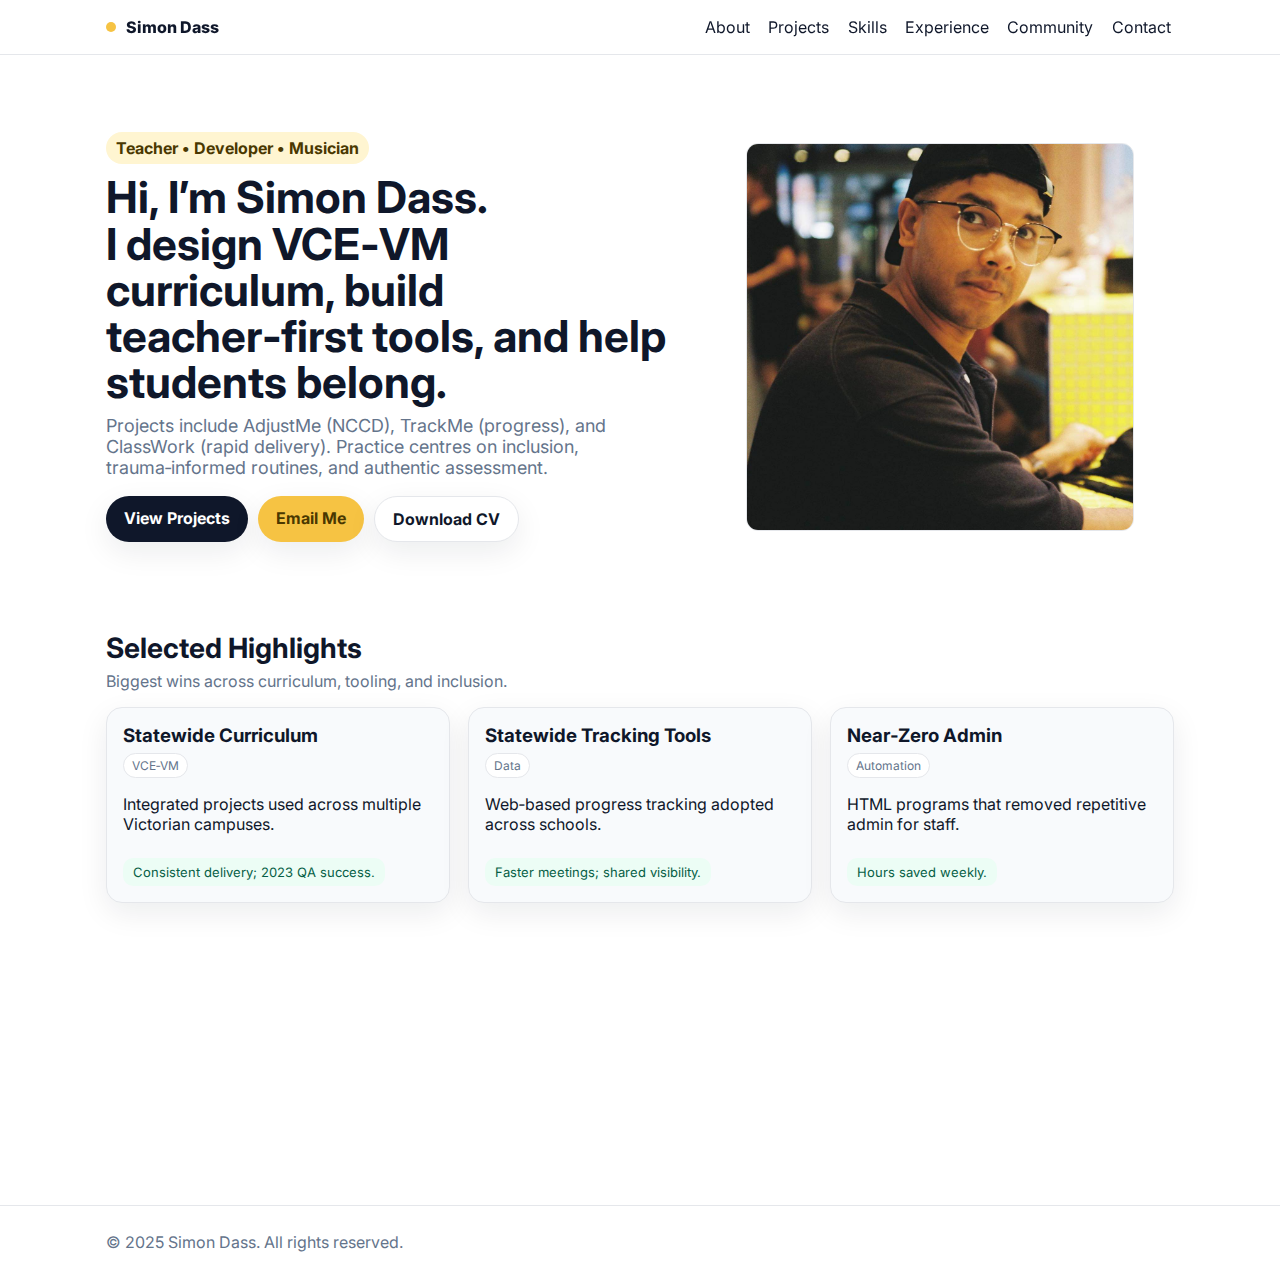
<file: index.html>
<!DOCTYPE html>
<html lang="en"><head>
<meta charset="UTF-8"><meta name="viewport" content="width=device-width, initial-scale=1.0">
<title>Simon Dass — Portfolio</title>
<link rel="icon" href="assets/favicon.ico">
<link rel="apple-touch-icon" href="assets/favicon-180.png">
<link href="https://fonts.googleapis.com/css2?family=Inter:wght@400;600;800&display=swap" rel="stylesheet">
<link rel="stylesheet" href="style.css"><script defer src="script.js"></script>
</head><body>

<header class="site">
  <div class="container">
    <div class="nav">
      <div class="brand"><span class="dot"></span><a href="index.html">Simon Dass</a></div>
      <div class="links">
        <a href="about.html">About</a>
        <a href="projects.html">Projects</a>
        <a href="skills.html">Skills</a>
        <a href="experience.html">Experience</a>
        <a href="community.html">Community</a>
        <a href="contact.html">Contact</a>
      </div>
    </div>
  </div>
</header>

<section class="hero">
  <div class="container">
    <div class="wrap">
      <div class="reveal">
        <span class="kicker">Teacher • Developer • Musician</span>
        <h1>Hi, I’m Simon Dass.<br>I design VCE‑VM curriculum, build teacher‑first tools, and help students belong.</h1>
        <p class="lead">Projects include AdjustMe (NCCD), TrackMe (progress), and ClassWork (rapid delivery). Practice centres on inclusion, trauma‑informed routines, and authentic assessment.</p>
        <div style="display:flex;gap:10px;flex-wrap:wrap">
          <a class="btn dark" href="projects.html">View Projects</a>
          <a class="btn light" href="contact.html">Email Me</a>
          <a class="btn ghost" href="assets/Simon_Dass_CV.pdf" download>Download CV</a>
        </div>
      </div>
      <figure class="thumb reveal"><img src="assets/portrait.png" alt="Portrait"></figure>
    </div>
  </div>
</section>

<section class="section">
  <div class="container">
    <h2 class="reveal">Selected Highlights</h2>
    <p class="sub reveal">Biggest wins across curriculum, tooling, and inclusion.</p>
    <div class="grid three">
      <div class="card reveal clickable" role="button" tabindex="0" data-modal="hi-curriculum"><h3>Statewide Curriculum</h3><span class="badge">VCE‑VM</span><p>Integrated projects used across multiple Victorian campuses.</p><div class="impact">Consistent delivery; 2023 QA success.</div></div>
      <div class="card reveal clickable" role="button" tabindex="0" data-modal="hi-tracking"><h3>Statewide Tracking Tools</h3><span class="badge">Data</span><p>Web‑based progress tracking adopted across schools.</p><div class="impact">Faster meetings; shared visibility.</div></div>
      <div class="card reveal clickable" role="button" tabindex="0" data-modal="hi-admin"><h3>Near‑Zero Admin</h3><span class="badge">Automation</span><p>HTML programs that removed repetitive admin for staff.</p><div class="impact">Hours saved weekly.</div></div>
      <div class="card reveal clickable" role="button" tabindex="0" data-modal="hi-inclusion"><h3>Inclusion with Complex Cohorts</h3><span class="badge">Youth Justice</span><p>Taught mixed cohorts including youth justice and high‑anxiety students.</p><div class="impact">Attendance 3/10 → 7/10 days/fortnight.</div></div>
      <div class="card reveal clickable" role="button" tabindex="0" data-modal="hi-diverse"><h3>Diverse Learning Needs</h3><span class="badge">Differentiation</span><p>Flexible assessment and scaffolded tasks.</p><div class="impact">Higher completion; clearer criteria.</div></div>
      <div class="card reveal clickable" role="button" tabindex="0" data-modal="hi-nccd"><h3>NCCD Evidence Tools</h3><span class="badge">Compliance</span><p>Tools that support adjustment documentation.</p><div class="impact">Consistent records; reduced admin.</div></div>
    </div>
  </div>
</section>

<!-- Highlight Modals -->
<div class="modal-backdrop" id="hi-curriculum"><div class="modal">
  <button class="close" data-close="hi-curriculum">×</button>
  <h3>Statewide Curriculum</h3>
  <p><strong>Problem:</strong> Inconsistent delivery and assessment across campuses.</p>
  <p><strong>What I did:</strong> Designed integrated VCE‑VM projects (Units 1–4) with scaffolded rubrics and flexible evidence options.</p>
  <p><strong>Impact:</strong> Consistent statewide delivery; 2023 QA success; clearer moderation and student pathways.</p>
</div></div>
<div class="modal-backdrop" id="hi-tracking"><div class="modal">
  <button class="close" data-close="hi-tracking">×</button>
  <h3>Statewide Tracking Tools</h3>
  <p><strong>Problem:</strong> Progress data scattered across spreadsheets and emails.</p>
  <p><strong>What I did:</strong> Built a simple web-based logging tool with shared views for staff.</p>
  <p><strong>Impact:</strong> Faster meetings, shared visibility, and fewer reporting errors.</p>
</div></div>
<div class="modal-backdrop" id="hi-admin"><div class="modal">
  <button class="close" data-close="hi-admin">×</button>
  <h3>Near‑Zero Admin</h3>
  <p><strong>Problem:</strong> Teachers losing hours to repetitive documentation.</p>
  <p><strong>What I did:</strong> Created HTML utilities that automate common evidence/comments.</p>
  <p><strong>Impact:</strong> Hours saved weekly; teachers focused more on teaching.</p>
</div></div>
<div class="modal-backdrop" id="hi-inclusion"><div class="modal">
  <button class="close" data-close="hi-inclusion">×</button>
  <h3>Inclusion with Complex Cohorts</h3>
  <p><strong>Problem:</strong> Mixed cohort of youth justice students and high‑anxiety learners in one class.</p>
  <p><strong>What I did:</strong> Implemented predictable routines, calm corners, tiered tasks, and restorative follow‑ups.</p>
  <p><strong>Impact:</strong> Attendance rose from 3/10 to 7/10 days per fortnight; improved task initiation and completion.</p>
</div></div>
<div class="modal-backdrop" id="hi-diverse"><div class="modal">
  <button class="close" data-close="hi-diverse">×</button>
  <h3>Diverse Learning Needs</h3>
  <p><strong>Problem:</strong> Uniform assessments disadvantaging students with diverse needs.</p>
  <p><strong>What I did:</strong> Shifted to scaffolded, flexible assessment with multiple modalities.</p>
  <p><strong>Impact:</strong> Higher completion rates; clearer success criteria; better engagement.</p>
</div></div>
<div class="modal-backdrop" id="hi-nccd"><div class="modal">
  <button class="close" data-close="hi-nccd">×</button>
  <h3>NCCD Evidence Tools</h3>
  <p><strong>Problem:</strong> NCCD evidence writing was time‑consuming and inconsistent.</p>
  <p><strong>What I did:</strong> Built tools that generate and standardise adjustment commentary.</p>
  <p><strong>Impact:</strong> Reduced admin and stronger, more consistent documentation.</p>
</div></div>

<footer class="site">
  <div class="container">© 2025 Simon Dass. All rights reserved.</div></footer>

</body></html>
</file>
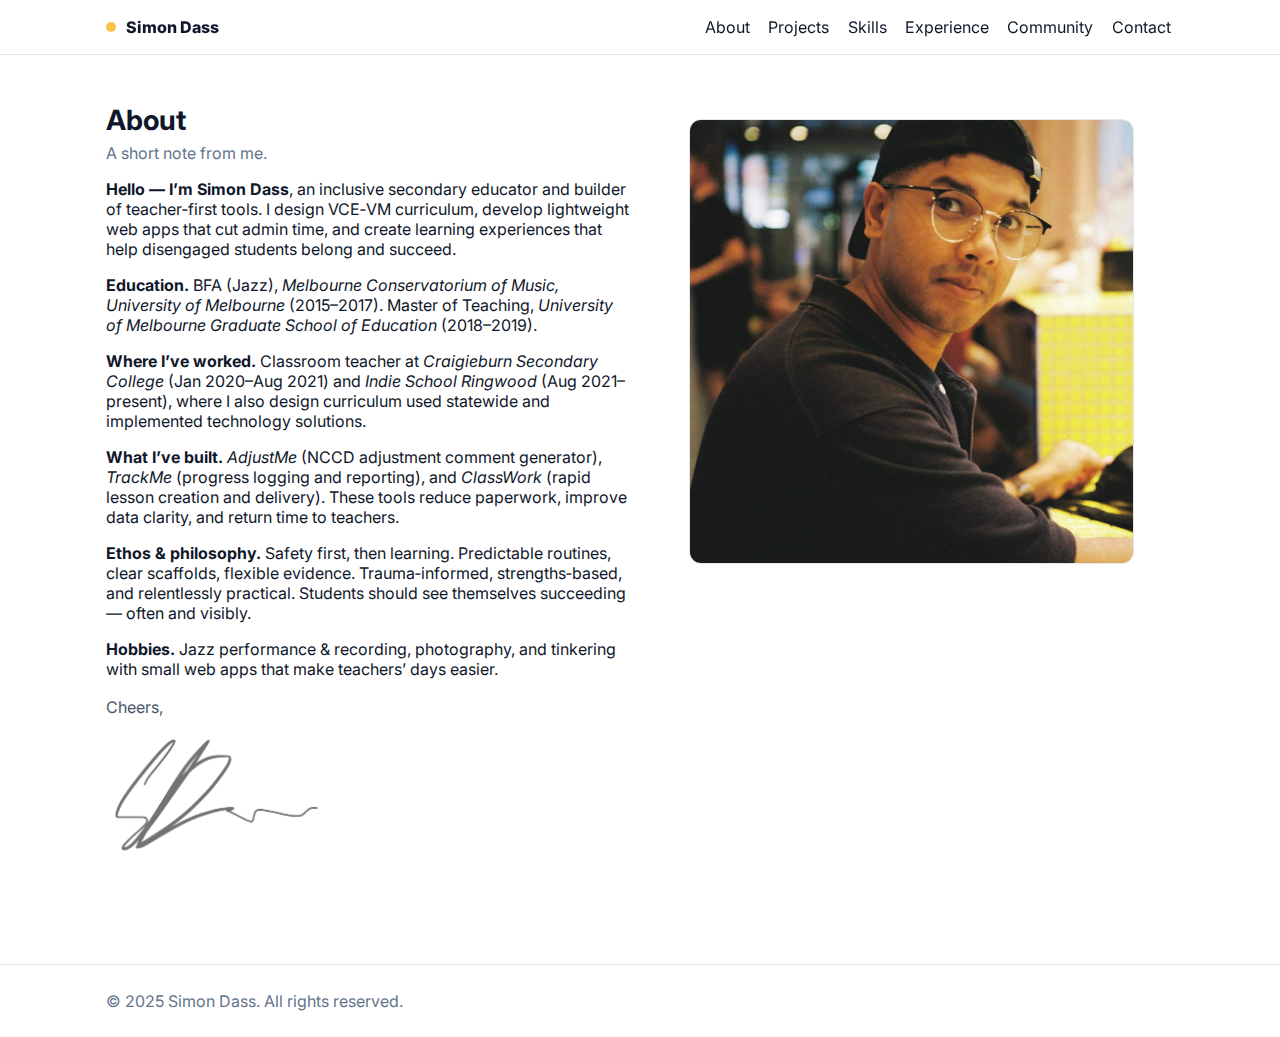
<file: about.html>
<!DOCTYPE html>
<html lang="en"><head>
<meta charset="UTF-8"><meta name="viewport" content="width=device-width, initial-scale=1.0">
<title>About — Simon Dass</title>
<link rel="icon" href="assets/favicon.ico">
<link rel="apple-touch-icon" href="assets/favicon-180.png">
<link href="https://fonts.googleapis.com/css2?family=Inter:wght@400;600;800&display=swap" rel="stylesheet">
<link rel="stylesheet" href="style.css"><script defer src="script.js"></script>
</head><body>

<header class="site">
  <div class="container">
    <div class="nav">
      <div class="brand"><span class="dot"></span><a href="index.html">Simon Dass</a></div>
      <div class="links">
        <a href="about.html">About</a>
        <a href="projects.html">Projects</a>
        <a href="skills.html">Skills</a>
        <a href="experience.html">Experience</a>
        <a href="community.html">Community</a>
        <a href="contact.html">Contact</a>
      </div>
    </div>
  </div>
</header>

<section class="section"><div class="container">
  <div class="grid two">
    <div class="reveal">
      <h2>About</h2>
      <p class="sub">A short note from me.</p>

      <p><strong>Hello — I’m Simon Dass</strong>, an inclusive secondary educator and builder of teacher‑first tools. I design VCE‑VM curriculum, develop lightweight web apps that cut admin time, and create learning experiences that help disengaged students belong and succeed.</p>

      <p><strong>Education.</strong> BFA (Jazz), <em>Melbourne Conservatorium of Music, University of Melbourne</em> (2015–2017). Master of Teaching, <em>University of Melbourne Graduate School of Education</em> (2018–2019).</p>

      <p><strong>Where I’ve worked.</strong> Classroom teacher at <em>Craigieburn Secondary College</em> (Jan 2020–Aug 2021) and <em>Indie School Ringwood</em> (Aug 2021–present), where I also design curriculum used statewide and implemented technology solutions.</p>

      <p><strong>What I’ve built.</strong> <em>AdjustMe</em> (NCCD adjustment comment generator), <em>TrackMe</em> (progress logging and reporting), and <em>ClassWork</em> (rapid lesson creation and delivery). These tools reduce paperwork, improve data clarity, and return time to teachers.</p>

      <p><strong>Ethos & philosophy.</strong> Safety first, then learning. Predictable routines, clear scaffolds, flexible evidence. Trauma‑informed, strengths‑based, and relentlessly practical. Students should see themselves succeeding — often and visibly.</p>

      <p><strong>Hobbies.</strong> Jazz performance & recording, photography, and tinkering with small web apps that make teachers’ days easier.</p>

      <p style="margin-top:18px; text-align:left; color:#475569">Cheers,</p>
      <img class="sig-about" src="assets/signature.png" alt="Signature" style="margin-left:0">
      <p style="text-align:left; margin-top:6px"></p>
</div>
    <figure class="thumb reveal"><img src="assets/portrait.png" alt="Portrait"></figure>
  </div>
</div></section>

<footer class="site">
  <div class="container">© 2025 Simon Dass. All rights reserved.</div></footer>

</body></html>
</file>
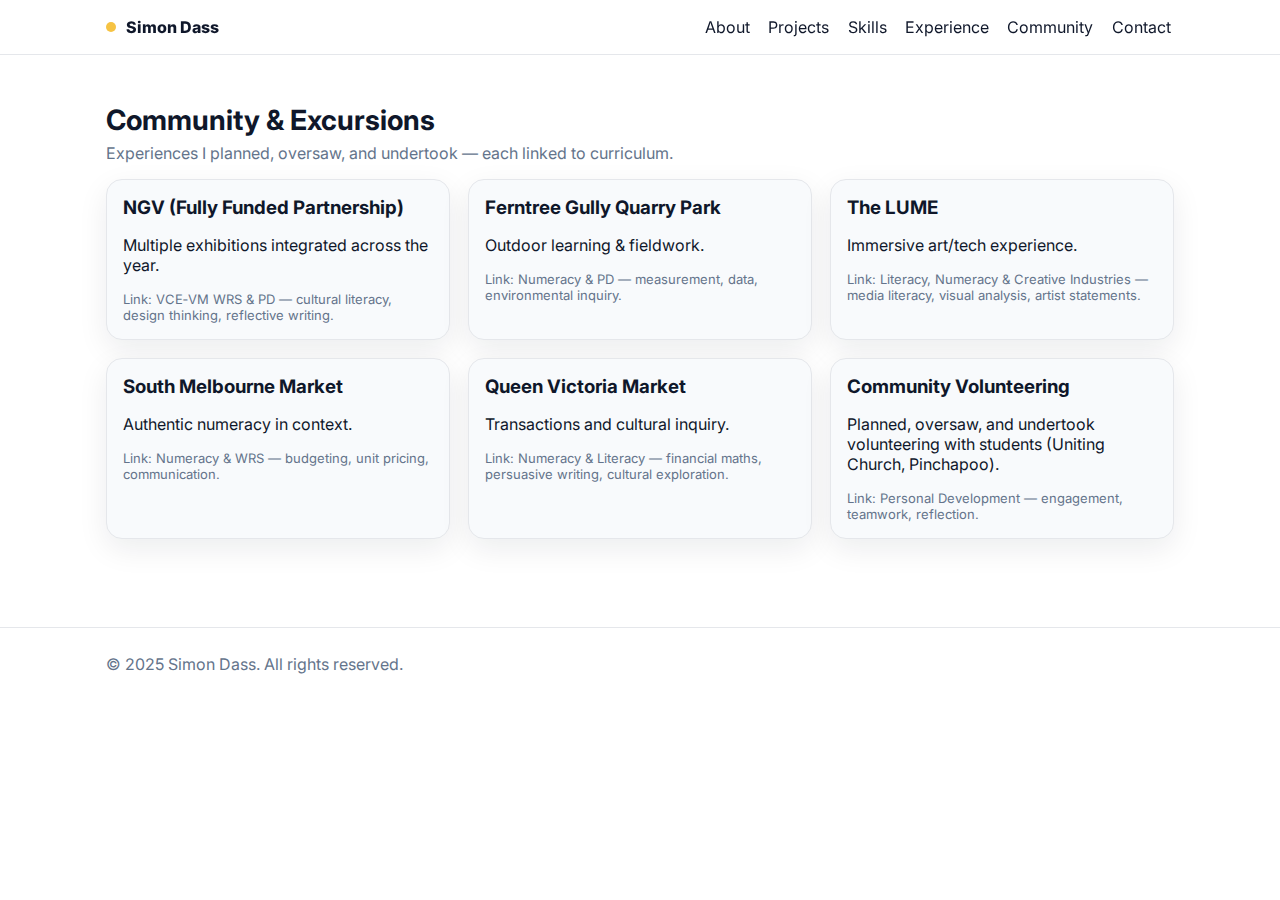
<file: community.html>
<!DOCTYPE html>
<html lang="en"><head>
<meta charset="UTF-8"><meta name="viewport" content="width=device-width, initial-scale=1.0">
<title>Community — Simon Dass</title>
<link rel="icon" href="assets/favicon.ico">
<link rel="apple-touch-icon" href="assets/favicon-180.png">
<link href="https://fonts.googleapis.com/css2?family=Inter:wght@400;600;800&display=swap" rel="stylesheet">
<link rel="stylesheet" href="style.css"><script defer src="script.js"></script>
</head><body>

<header class="site">
  <div class="container">
    <div class="nav">
      <div class="brand"><span class="dot"></span><a href="index.html">Simon Dass</a></div>
      <div class="links">
        <a href="about.html">About</a>
        <a href="projects.html">Projects</a>
        <a href="skills.html">Skills</a>
        <a href="experience.html">Experience</a>
        <a href="community.html">Community</a>
        <a href="contact.html">Contact</a>
      </div>
    </div>
  </div>
</header>

<section class="section"><div class="container">
  <h2 class="reveal">Community & Excursions</h2>
  <p class="sub reveal">Experiences I planned, oversaw, and undertook — each linked to curriculum.</p>
  <div class="grid three">
    <div class="card reveal"><h3>NGV (Fully Funded Partnership)</h3><p>Multiple exhibitions integrated across the year.</p><div class="curriculum">Link: VCE‑VM WRS & PD — cultural literacy, design thinking, reflective writing.</div></div>
    <div class="card reveal"><h3>Ferntree Gully Quarry Park</h3><p>Outdoor learning & fieldwork.</p><div class="curriculum">Link: Numeracy & PD — measurement, data, environmental inquiry.</div></div>
    <div class="card reveal"><h3>The LUME</h3><p>Immersive art/tech experience.</p><div class="curriculum">Link: Literacy, Numeracy & Creative Industries — media literacy, visual analysis, artist statements.</div></div>
    <div class="card reveal"><h3>South Melbourne Market</h3><p>Authentic numeracy in context.</p><div class="curriculum">Link: Numeracy & WRS — budgeting, unit pricing, communication.</div></div>
    <div class="card reveal"><h3>Queen Victoria Market</h3><p>Transactions and cultural inquiry.</p><div class="curriculum">Link: Numeracy & Literacy — financial maths, persuasive writing, cultural exploration.</div></div>
    <div class="card reveal"><h3>Community Volunteering</h3><p>Planned, oversaw, and undertook volunteering with students (Uniting Church, Pinchapoo).</p><div class="curriculum">Link: Personal Development — engagement, teamwork, reflection.</div></div>
  </div>
</div></section>

<footer class="site">
  <div class="container">© 2025 Simon Dass. All rights reserved.</div></footer>

</body></html>
</file>
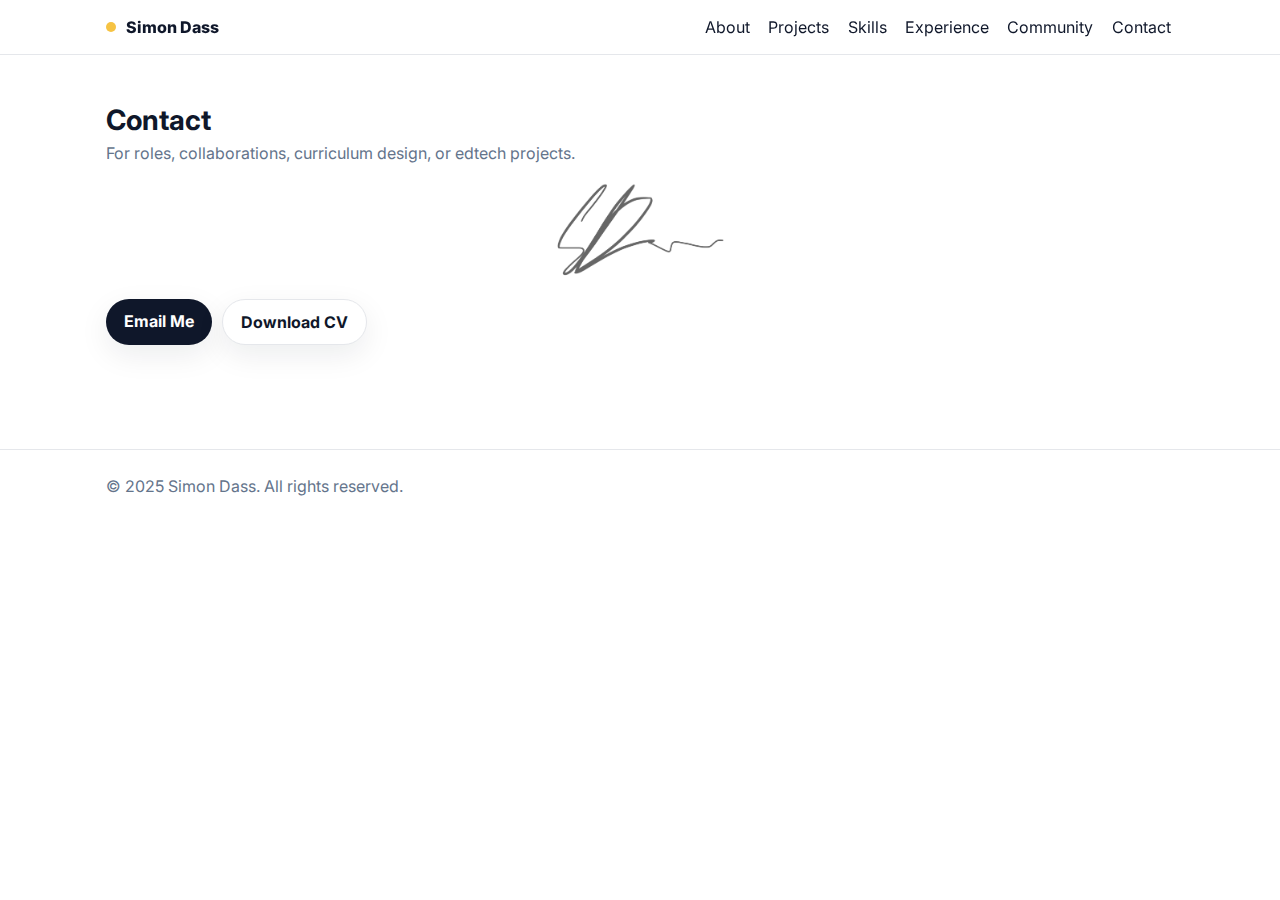
<file: contact.html>
<!DOCTYPE html>
<html lang="en"><head>
<meta charset="UTF-8"><meta name="viewport" content="width=device-width, initial-scale=1.0">
<title>Contact — Simon Dass</title>
<link rel="icon" href="assets/favicon.ico">
<link rel="apple-touch-icon" href="assets/favicon-180.png">
<link href="https://fonts.googleapis.com/css2?family=Inter:wght@400;600;800&display=swap" rel="stylesheet">
<link rel="stylesheet" href="style.css"><script defer src="script.js"></script>
</head><body>

<header class="site">
  <div class="container">
    <div class="nav">
      <div class="brand"><span class="dot"></span><a href="index.html">Simon Dass</a></div>
      <div class="links">
        <a href="about.html">About</a>
        <a href="projects.html">Projects</a>
        <a href="skills.html">Skills</a>
        <a href="experience.html">Experience</a>
        <a href="community.html">Community</a>
        <a href="contact.html">Contact</a>
      </div>
    </div>
  </div>
</header>

<section class="section"><div class="container">
  <h2 class="reveal">Contact</h2>
  <p class="sub reveal">For roles, collaborations, curriculum design, or edtech projects.</p>
  <img class="sig-contact" src="assets/signature.png" alt="Signature">
  <p style="display:flex;gap:10px;flex-wrap:wrap">
    <a class="btn dark" href="javascript:void(0)" onclick="openModal('email-modal')">Email Me</a>
    <a class="btn ghost" href="assets/Simon_Dass_CV.pdf" download>Download CV</a>
  </p>
</div></section>

<!-- Email popout -->
<div class="modal-backdrop" id="email-modal">
  <div class="modal">
    <button class="close" data-close="email-modal">×</button>
    <h3>Get in touch</h3>
    <div class="email-card">
      <div class="email-row">
        <code class="email-code" id="email-value">simon.dass.1996@gmail.com</code>
        <button class="copy-btn" onclick="copyEmail('email-value')">Copy</button>
      </div>
      <div class="copy-note">Click “Copy” to copy my email address. You can then paste it into your mail client.</div>
    </div>
  </div>
</div>

<footer class="site">
  <div class="container">© 2025 Simon Dass. All rights reserved.</div></footer>

</body></html>
</file>
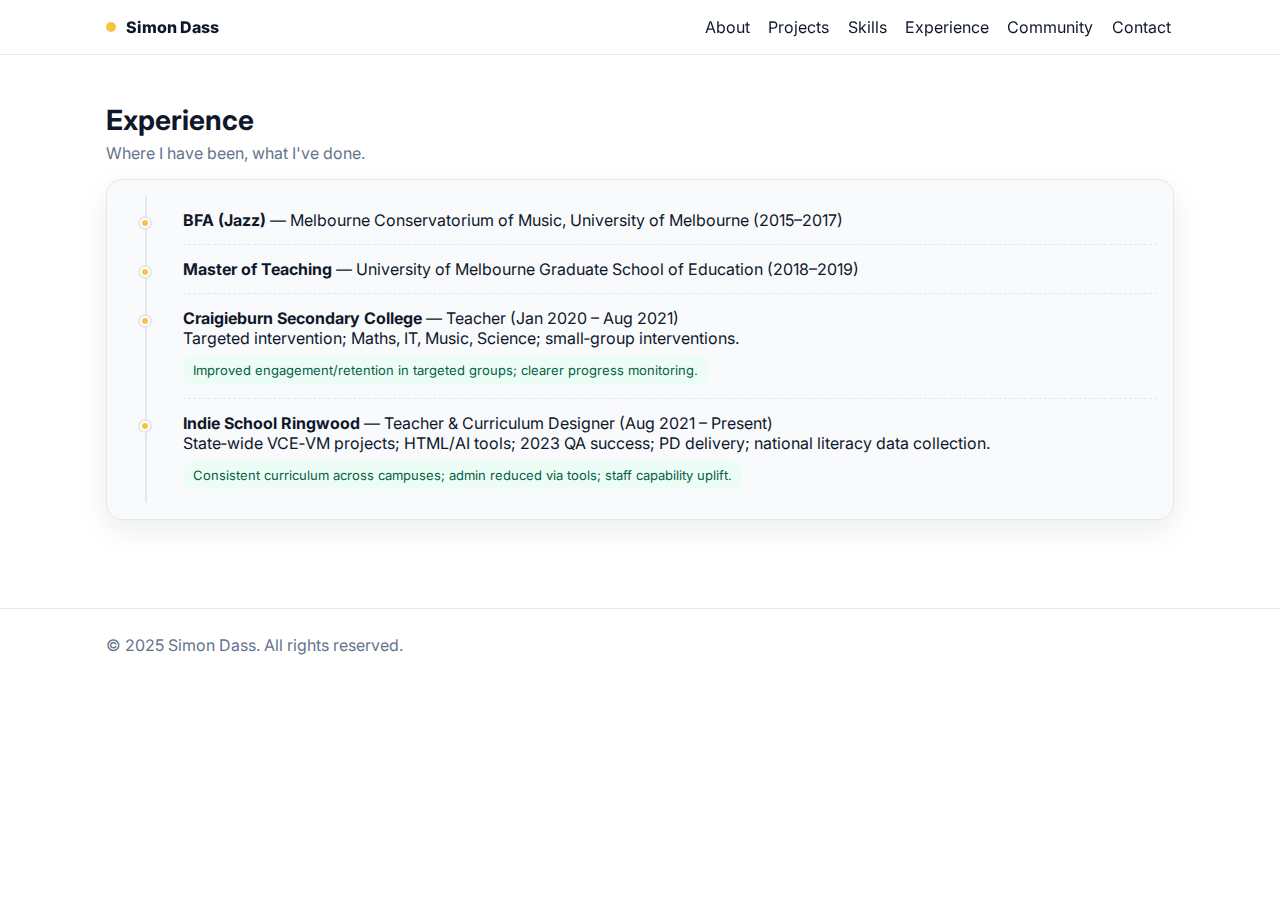
<file: experience.html>
<!DOCTYPE html>
<html lang="en"><head>
<meta charset="UTF-8"><meta name="viewport" content="width=device-width, initial-scale=1.0">
<title>Experience — Simon Dass</title>
<link rel="icon" href="assets/favicon.ico">
<link rel="apple-touch-icon" href="assets/favicon-180.png">
<link href="https://fonts.googleapis.com/css2?family=Inter:wght@400;600;800&display=swap" rel="stylesheet">
<link rel="stylesheet" href="style.css"><script defer src="script.js"></script>
</head><body>

<header class="site">
  <div class="container">
    <div class="nav">
      <div class="brand"><span class="dot"></span><a href="index.html">Simon Dass</a></div>
      <div class="links">
        <a href="about.html">About</a>
        <a href="projects.html">Projects</a>
        <a href="skills.html">Skills</a>
        <a href="experience.html">Experience</a>
        <a href="community.html">Community</a>
        <a href="contact.html">Contact</a>
      </div>
    </div>
  </div>
</header>

<section class="section"><div class="container">
  <h2 class="reveal">Experience</h2>
  <p class="sub reveal">Where I have been, what I've done.</p>
  <div class="card reveal">
    <div class="timeline">
      <div class="rail"><span class="dot"></span></div>
      <div class="entry"><strong>BFA (Jazz)</strong> — Melbourne Conservatorium of Music, University of Melbourne (2015–2017)</div>
      <div class="rail"><span class="dot"></span></div>
      <div class="entry"><strong>Master of Teaching</strong> — University of Melbourne Graduate School of Education (2018–2019)</div>
      <div class="rail"><span class="dot"></span></div>
      <div class="entry"><strong>Craigieburn Secondary College</strong> — Teacher (Jan 2020 – Aug 2021)<br><span>Targeted intervention; Maths, IT, Music, Science; small‑group interventions.</span><div class="impact">Improved engagement/retention in targeted groups; clearer progress monitoring.</div></div>
      <div class="rail"><span class="dot"></span></div>
      <div class="entry"><strong>Indie School Ringwood</strong> — Teacher & Curriculum Designer (Aug 2021 – Present)<br><span>State‑wide VCE‑VM projects; HTML/AI tools; 2023 QA success; PD delivery; national literacy data collection.</span><div class="impact">Consistent curriculum across campuses; admin reduced via tools; staff capability uplift.</div></div>
    </div>
  </div>
</div></section>

<footer class="site">
  <div class="container">© 2025 Simon Dass. All rights reserved.</div></footer>

</body></html>
</file>
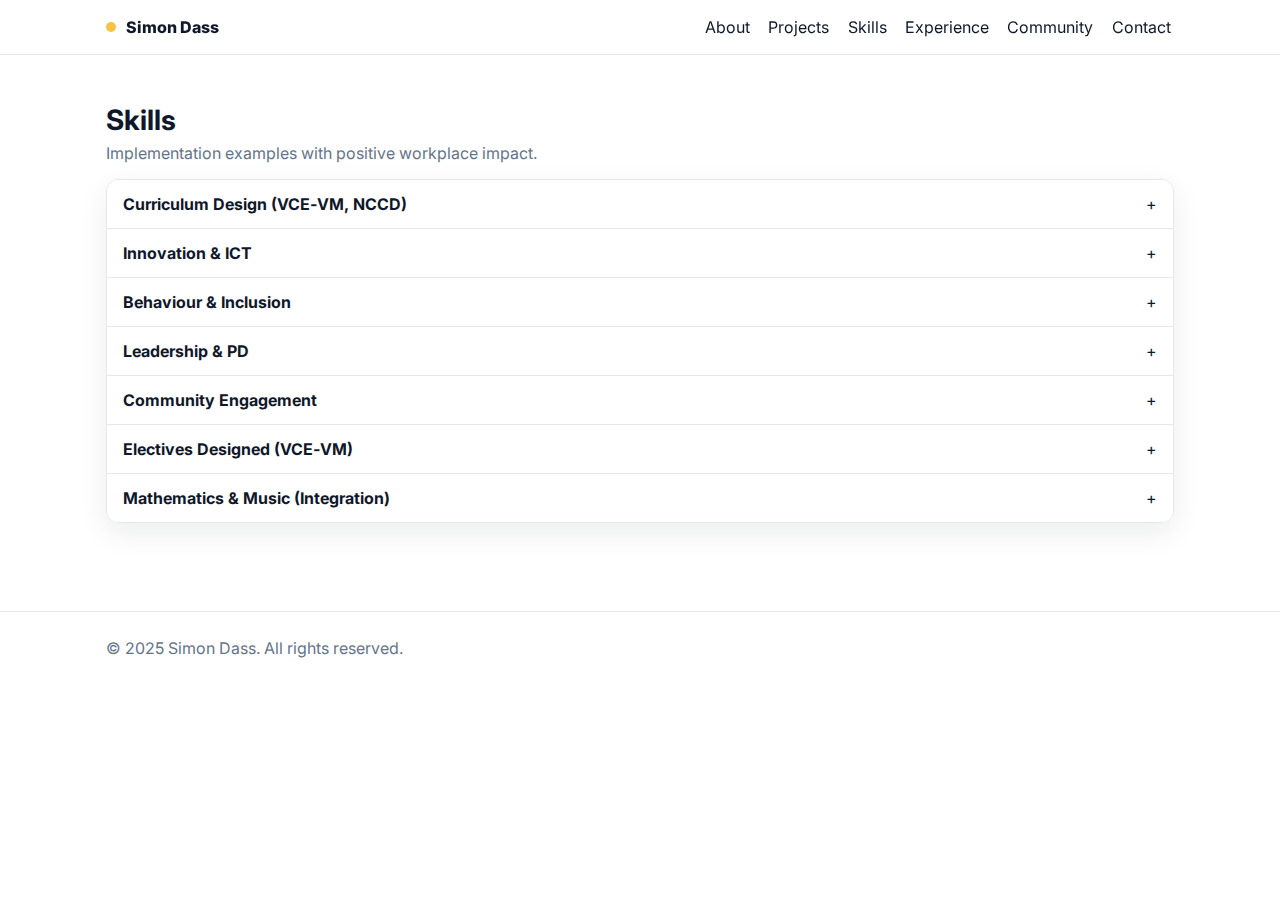
<file: skills.html>
<!DOCTYPE html>
<html lang="en"><head>
<meta charset="UTF-8"><meta name="viewport" content="width=device-width, initial-scale=1.0">
<title>Skills — Simon Dass</title>
<link rel="icon" href="assets/favicon.ico">
<link rel="apple-touch-icon" href="assets/favicon-180.png">
<link href="https://fonts.googleapis.com/css2?family=Inter:wght@400;600;800&display=swap" rel="stylesheet">
<link rel="stylesheet" href="style.css"><script defer src="script.js"></script>
</head><body>

<header class="site">
  <div class="container">
    <div class="nav">
      <div class="brand"><span class="dot"></span><a href="index.html">Simon Dass</a></div>
      <div class="links">
        <a href="about.html">About</a>
        <a href="projects.html">Projects</a>
        <a href="skills.html">Skills</a>
        <a href="experience.html">Experience</a>
        <a href="community.html">Community</a>
        <a href="contact.html">Contact</a>
      </div>
    </div>
  </div>
</header>

<section class="section"><div class="container">
  <h2 class="reveal">Skills</h2>
  <p class="sub reveal">Implementation examples with positive workplace impact.</p>
  <div class="accordion reveal">
    <div class="accordion-item">
      <div class="accordion-header"><h4>Curriculum Design (VCE‑VM, NCCD)</h4><span>+</span></div>
      <div class="accordion-body">
        <ul>
          <li>Designed integrated projects (Units 1–4) used across multiple campuses.</li>
          <li>Co‑created moderation guides and sample annotated student work.</li>
          <li>Built pacing guides and checklists for staff onboarding.</li>
          <li class="impact">Impact: Consistent delivery statewide; 2023 QA success; clearer moderation.</li>
        </ul>
      </div>
    </div>
    <div class="accordion-item">
      <div class="accordion-header"><h4>Innovation & ICT</h4><span>+</span></div>
      <div class="accordion-body">
        <ul>
          <li>Built web tools (AdjustMe, TrackMe, ClassWork) with secure authentication & minimal data.</li>
          <li>Prototyped AI‑assisted scaffolds for lesson planning.</li>
          <li>Implemented simple data dashboards for leadership.</li>
          <li class="impact">Impact: Admin time cut dramatically; faster planning and cleaner data.</li>
        </ul>
      </div>
    </div>
    <div class="accordion-item">
      <div class="accordion-header"><h4>Behaviour & Inclusion</h4><span>+</span></div>
      <div class="accordion-body">
        <ul>
          <li>Set predictable entry routines, visual schedules, and calm spaces.</li>
          <li>Co‑created success plans with students and families.</li>
          <li>Designed tiered tasks and restorative follow‑ups.</li>
          <li class="impact">Impact: Attendance 3/10 → 7/10 days/fortnight; improved task initiation & completion.</li>
        </ul>
      </div>
    </div>
    <div class="accordion-item">
      <div class="accordion-header"><h4>Leadership & PD</h4><span>+</span></div>
      <div class="accordion-body">
        <ul>
          <li>Delivered PD on numeracy integration & trauma‑informed curriculum.</li>
          <li>Facilitated cross‑campus planning sessions.</li>
          <li>Created slide decks and quick reference guides.</li>
          <li class="impact">Impact: Staff capability uplift; common practices across campuses.</li>
        </ul>
      </div>
    </div>
    <div class="accordion-item">
      <div class="accordion-header"><h4>Community Engagement</h4><span>+</span></div>
      <div class="accordion-body">
        <ul>
          <li>Developed and maintained NGV partnership (fully funded excursions).</li>
          <li>Planned volunteering opportunities with local organisations.</li>
          <li>Built market‑based inquiry projects (budgeting, communication).</li>
          <li class="impact">Impact: Higher belonging; authentic, contextualised learning.</li>
        </ul>
      </div>
    </div>
    <div class="accordion-item">
      <div class="accordion-header"><h4>Electives Designed (VCE‑VM)</h4><span>+</span></div>
      <div class="accordion-body">
        <ul>
          <li><strong>3D Design</strong> — modelling, spatial reasoning, product design briefs.</li>
          <li><strong>Car Skills</strong> — maintenance, servicing, budgeting & ownership costs.</li>
          <li><strong>Music</strong> — rhythm/fractions integration, performance, recording.</li>
          <li><strong>Photography</strong> — composition, media literacy, portfolio production.</li>
          <li class="impact">Impact: Hands‑on engagement aligned to VM outcomes.</li>
        </ul>
      </div>
    </div>
    <div class="accordion-item">
      <div class="accordion-header"><h4>Mathematics & Music (Integration)</h4><span>+</span></div>
      <div class="accordion-body">
        <ul>
          <li>Used rhythm to teach fractions/ratios and pattern recognition.</li>
          <li>Ran recording sessions to gather confidence‑building evidence.</li>
          <li>Provided flexible evidence options (written/oral/visual).</li>
          <li class="impact">Impact: Improved numeracy confidence via creative hooks.</li>
        </ul>
      </div>
    </div>
  </div>
</div></section>

<footer class="site">
  <div class="container">© 2025 Simon Dass. All rights reserved.</div></footer>

</body></html>
</file>
<file: style.css>
:root{
  --bg:#ffffff;
  --ink:#0f172a;
  --muted:#64748b;
  --card:#f8fafc;
  --border:#e5e7eb;
  --accent:#f6c343;
  --accent-ink:#4a3800;
  --shadow:0 10px 30px rgba(15,23,42,.08);
}
*{box-sizing:border-box}
html,body{margin:0;background:var(--bg);color:var(--ink);font-family:'Inter',system-ui,-apple-system,Segoe UI,Roboto,Arial,sans-serif}
a{text-decoration:none;color:inherit}
img{max-width:100%;display:block}
.container{max-width:1100px;margin:0 auto;padding:0 16px}

/* Header */
header.site{position:sticky;top:0;z-index:50;background:rgba(255,255,255,.9);backdrop-filter:blur(10px);border-bottom:1px solid var(--border)}
.nav{display:flex;align-items:center;justify-content:space-between;padding:14px 0}
.brand{font-weight:800;display:flex;align-items:center;gap:.6rem}
.brand .dot{width:10px;height:10px;border-radius:999px;background:var(--accent)}
.links{display:flex;gap:12px;align-items:center;flex-wrap:wrap}
.links a{padding:.2rem .2rem;border-radius:6px}

/* Buttons (CTAs) */
.btn{display:inline-block;border:none;outline:none;border-radius:999px;padding:12px 18px;font-weight:700;box-shadow:var(--shadow);transition:transform .08s ease, box-shadow .2s ease}
.btn:focus{outline:2px solid rgba(246,195,67,.5);outline-offset:2px}
.btn:hover{transform:translateY(-1px)}
.btn:active{transform:translateY(0)}
.btn.dark{background:var(--ink);color:#fff}
.btn.light{background:var(--accent);color:var(--accent-ink)}
.btn.ghost{background:#fff;color:var(--ink);border:1px solid var(--border)}

/* Hero */
.hero{padding:72px 0 36px}
.hero .wrap{display:grid;grid-template-columns:1.1fr .9fr;gap:28px;align-items:center}
.hero h1{font-size:44px;line-height:1.05;margin:0 0 10px}
.hero .lead{color:var(--muted);font-size:18px;margin:0 0 18px}
.kicker{display:inline-block;background:#fff5d1;color:var(--accent-ink);padding:6px 10px;border-radius:999px;font-weight:700;margin-bottom:10px}
figure.thumb img{border-radius:12px;border:1px solid var(--border)}

/* Sections */
.section{padding:48px 0}
.section h2{font-size:28px;margin:0 0 6px}
.section .sub{color:var(--muted);margin:0 0 16px}
.grid{display:grid;gap:18px}
.grid.two{grid-template-columns:repeat(auto-fit,minmax(320px,1fr))}
.grid.three{grid-template-columns:repeat(auto-fit,minmax(260px,1fr))}
.card{background:var(--card);border:1px solid var(--border);border-radius:16px;padding:16px;box-shadow:var(--shadow);transition:transform .12s ease, box-shadow .2s ease}
.card h3{margin:0 0 6px}
.card .impact{font-size:13px;color:#065f46;background:#ecfdf5;display:inline-block;padding:6px 10px;border-radius:10px;margin-top:8px}
.card.clickable{cursor:pointer}
.card.clickable:hover{transform:translateY(-2px);box-shadow:0 16px 40px rgba(15,23,42,.12)}
.badge{display:inline-block;padding:4px 8px;background:#fff;border:1px solid var(--border);border-radius:999px;font-size:12px;color:var(--muted);margin-right:6px}
.curriculum{font-size:13px;color:var(--muted);margin-top:6px}

/* Accordion */
.accordion{border:1px solid var(--border);border-radius:12px;overflow:hidden;box-shadow:var(--shadow)}
.accordion-item+.accordion-item{border-top:1px solid var(--border)}
.accordion-header{background:#fff;padding:14px 16px;display:flex;align-items:center;justify-content:space-between;cursor:pointer}
.accordion-header h4{margin:0;font-size:16px}
.accordion-body{display:none;padding:0 16px 16px;background:var(--card)}
.accordion-item.open .accordion-body{display:block}
.accordion-item.open .accordion-header{background:#fffbe6}

/* Timeline (paired grid) */
.timeline{display:grid;grid-template-columns:44px 1fr;column-gap:16px;position:relative}
.timeline::before{content:"";position:absolute;left:22px;top:0;bottom:0;width:2px;background:var(--border)}
.timeline .rail{position:relative;padding:18px 0}
.timeline .dot{position:absolute;left:17px;top:22px;width:10px;height:10px;background:var(--accent);border-radius:50%;border:2px solid #fff;box-shadow:0 0 0 2px var(--border)}
.timeline .entry{padding:14px 0;border-bottom:1px dashed var(--border)}
.timeline .entry:last-child{border-bottom:none}

/* Videos */
.video-mini{width:100%;height:160px;object-fit:cover;border-radius:12px;background:#000;border:1px solid var(--border);cursor:pointer}
.modal-backdrop{position:fixed;inset:0;background:rgba(0,0,0,.5);display:none;align-items:center;justify-content:center;padding:16px;z-index:100;opacity:0;transition:opacity .18s ease}
.modal-backdrop.show{display:flex;opacity:1}
.modal{background:#fff;width:min(900px,96%);border-radius:16px;box-shadow:var(--shadow);padding:16px 16px 20px;position:relative;transform:scale(.96);opacity:0;transition:transform .18s ease, opacity .18s ease}
.modal.show{transform:scale(1);opacity:1}
.modal .close{position:absolute;top:8px;right:10px;border:none;background:#fff;font-size:18px;cursor:pointer}
.modal video{width:100%;border-radius:12px;background:#000;margin-top:10px}

/* Reveal */
.reveal{opacity:0;transform:translateY(20px);transition:all .5s ease}
.reveal.visible{opacity:1;transform:none}

/* Footer + signature */
footer.site{border-top:1px solid var(--border);padding:26px 0;margin-top:40px;color:var(--muted);position:relative}

.sig-about{max-width:220px; opacity:.55; margin-left:auto; margin-top:12px}
.sig-contact{max-width:180px; opacity:.6; margin:10px auto 0 auto}

/* Email modal */
.email-card{background:#fff;border:1px solid var(--border);border-radius:16px;padding:16px;box-shadow:var(--shadow);}
.email-row{display:flex;gap:8px;align-items:center;flex-wrap:wrap}
.email-code{font-family:ui-monospace,SFMono-Regular,Menlo,Monaco,Consolas,monospace;background:#f1f5f9;border-radius:10px;padding:10px 12px}
.copy-btn{border:none;border-radius:10px;padding:10px 12px;font-weight:700;background:var(--accent);color:var(--accent-ink);box-shadow:var(--shadow);cursor:pointer}
.copy-btn:hover{transform:translateY(-1px)}
.copy-note{font-size:12px;color:var(--muted);margin-top:6px}

/* Mobile */
@media (max-width: 720px){
  .nav{padding:10px 0}
  .brand{font-size:18px}
  .links{gap:8px; overflow-x:auto; white-space:nowrap}
  .links a{padding:.2rem .4rem}
  .hero{padding:44px 0 22px}
  .hero .wrap{grid-template-columns:1fr; text-align:center}
  .hero h1{font-size:32px}
  .hero .lead{font-size:16px}
  .hero .wrap .btn{width:100%; text-align:center}
  .section{padding:32px 0}
  .section h2{font-size:22px}
  .grid.two, .grid.three{grid-template-columns:1fr}
  .card{padding:14px}
  .video-mini{height:160px}
  .timeline{grid-template-columns:28px 1fr; column-gap:12px}
  .timeline::before{left:14px}
  .timeline .dot{left:9px; top:18px}
  .timeline .entry{padding:10px 0}
  .modal-backdrop{padding:0}
  .modal{width:100%; height:100%; border-radius:0; max-height:100%; overflow:auto}
}
</file>
